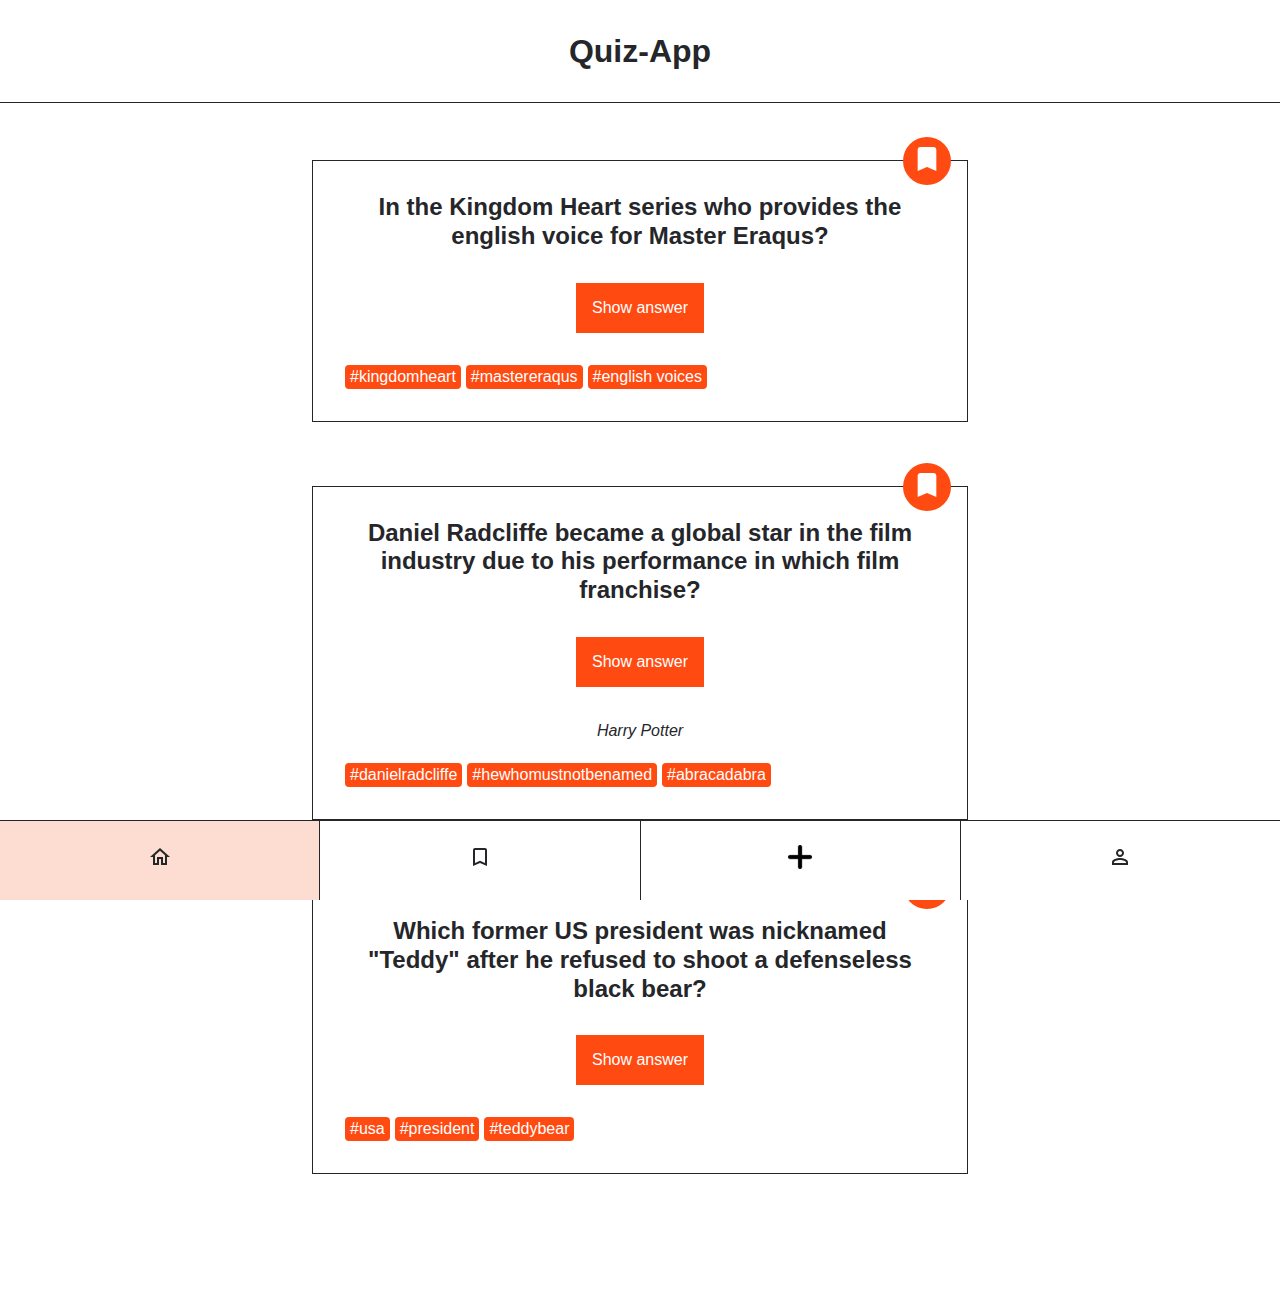
<file: index.html>
<!DOCTYPE html>
<html lang="en">
  <head>
    <meta charset="UTF-8" />
    <meta http-equiv="X-UA-Compatible" content="IE=edge" />
    <meta name="viewport" content="width=device-width, initial-scale=1.0" />
    <title>Quiz-App</title>
    <link rel="stylesheet" href="./styles.css" />
    <script src="index.js" defer></script>
  </head>
  <body>
    <header class="header">
      <h1 class="header__title">Quiz-App</h1>
    </header>
    <main>
      <ul class="card-list">
        <!--
                FIRST CARD
              -->
        <li class="card-list__item">
          <article class="card">
            <h2 class="card__question">
              In the Kingdom Heart series who provides the english voice for
              Master Eraqus?
            </h2>
            <button
              data-js="answer-button"
              class="card__button-answer"
              type="button"
            >
              Show answer
            </button>
            <p data-js="answer-output" class="card__answer">Mark Hamill</p>
            <ul class="card__tag-list">
              <li class="card__tag-list-item">#kingdomheart</li>
              <li class="card__tag-list-item">#mastereraqus</li>
              <li class="card__tag-list-item">#english voices</li>
            </ul>
            <div class="card__button-bookmark">
              <button
                data-js="bookmark"
                class="bookmark"
                aria-label="bookmark"
                type="button"
              >
                <svg
                  class="bookmark__icon"
                  xmlns="http://www.w3.org/2000/svg"
                  viewbox="0 0 24 24"
                >
                  <path
                    d="M17 3H7c-1.1 0-2 .9-2 2v16l7-3 7 3V5c0-1.1-.9-2-2-2z"
                  />
                </svg>
              </button>
            </div>
          </article>
        </li>
        <!--
                SECOND CARD
              -->
        <li class="card-list__item">
          <article class="card">
            <h2 class="card__question">
              Daniel Radcliffe became a global star in the film industry due to
              his performance in which film franchise?
            </h2>
            <button class="card__button-answer" type="button">
              Show answer
            </button>
            <p class="card__answer card__answer--active">Harry Potter</p>
            <ul class="card__tag-list">
              <li class="card__tag-list-item">#danielradcliffe</li>
              <li class="card__tag-list-item">#hewhomustnotbenamed</li>
              <li class="card__tag-list-item">#abracadabra</li>
            </ul>
            <div class="card__button-bookmark">
              <button
                data-js="bookmark"
                class="bookmark"
                aria-label="bookmark"
                type="button"
              >
                <svg
                  class="bookmark__icon"
                  xmlns="http://www.w3.org/2000/svg"
                  viewbox="0 0 24 24"
                >
                  <path
                    d="M17 3H7c-1.1 0-2 .9-2 2v16l7-3 7 3V5c0-1.1-.9-2-2-2z"
                  />
                </svg>
              </button>
            </div>
          </article>
        </li>
        <!--
                THIRD CARD
              -->
        <li class="card-list__item">
          <article class="card">
            <h2 class="card__question">
              Which former US president was nicknamed &quot;Teddy&quot; after he
              refused to shoot a defenseless black bear?
            </h2>
            <button class="card__button-answer" type="button">
              Show answer
            </button>
            <p class="card__answer">Theodore Roosevelt</p>
            <ul class="card__tag-list">
              <li class="card__tag-list-item">#usa</li>
              <li class="card__tag-list-item">#president</li>
              <li class="card__tag-list-item">#teddybear</li>
            </ul>
            <div class="card__button-bookmark">
              <button
                data-js="bookmark"
                class="bookmark"
                aria-label="bookmark"
                type="button"
              >
                <svg
                  class="bookmark__icon"
                  xmlns="http://www.w3.org/2000/svg"
                  viewbox="0 0 24 24"
                >
                  <path
                    d="M17 3H7c-1.1 0-2 .9-2 2v16l7-3 7 3V5c0-1.1-.9-2-2-2z"
                  />
                </svg>
              </button>
            </div>
          </article>
        </li>
      </ul>
    </main>

    <nav class="navigation">
      <ul class="navigation__list">
        <li class="navigation__list-item navigation__list-item--active">
          <a
            class="navigation__link"
            href="/index.html"
            aria-label="go to home page"
          >
            <svg
              xmlns="http://www.w3.org/2000/svg"
              height="24px"
              viewbox="0 0 24 24"
              width="24px"
            >
              <path
                d="M12 5.69l5 4.5V18h-2v-6H9v6H7v-7.81l5-4.5M12 3L2 12h3v8h6v-6h2v6h6v-8h3L12 3z"
              />
            </svg>
          </a>
        </li>
        <li class="navigation__list-item">
          <a
            class="navigation__link"
            href="/bookmarks.html"
            aria-label="go to bookmarks page"
          >
            <svg
              xmlns="http://www.w3.org/2000/svg"
              height="24px"
              viewbox="0 0 24 24"
              width="24px"
            >
              <path
                d="M17 3H7c-1.1 0-2 .9-2 2v16l7-3 7 3V5c0-1.1-.9-2-2-2zm0 15l-5-2.18L7 18V5h10v13z"
              />
            </svg>
          </a>
        </li>
        <li class="navigation__list-item">
          <a
            class="navigation__link"
            href="/form.html"
            aria-label="go to profile page"
          >
            <img
              src="plus.png"
              height="24px"
              viewbox="0 0 24 24"
              width="24px"
              alt="add"
            />
            <path
              d="M12 6c1.1 0 2 .9 2 2s-.9 2-2 2-2-.9-2-2 .9-2 2-2m0 9c2.7 0 5.8 1.29 6 2v1H6v-.99c.2-.72 3.3-2.01 6-2.01m0-11C9.79 4 8 5.79 8 8s1.79 4 4 4 4-1.79 4-4-1.79-4-4-4zm0 9c-2.67 0-8 1.34-8 4v3h16v-3c0-2.66-5.33-4-8-4z"
            />
          </a>
        </li>
        <li class="navigation__list-item">
          <a
            class="navigation__link"
            href="/profile.html"
            aria-label="go to profile page"
          >
            <svg
              xmlns="http://www.w3.org/2000/svg"
              height="24px"
              viewbox="0 0 24 24"
              width="24px"
            >
              <path
                d="M12 6c1.1 0 2 .9 2 2s-.9 2-2 2-2-.9-2-2 .9-2 2-2m0 9c2.7 0 5.8 1.29 6 2v1H6v-.99c.2-.72 3.3-2.01 6-2.01m0-11C9.79 4 8 5.79 8 8s1.79 4 4 4 4-1.79 4-4-1.79-4-4-4zm0 9c-2.67 0-8 1.34-8 4v3h16v-3c0-2.66-5.33-4-8-4z"
              />
            </svg>
          </a>
        </li>
      </ul>
    </nav>
  </body>
</html>
</file>
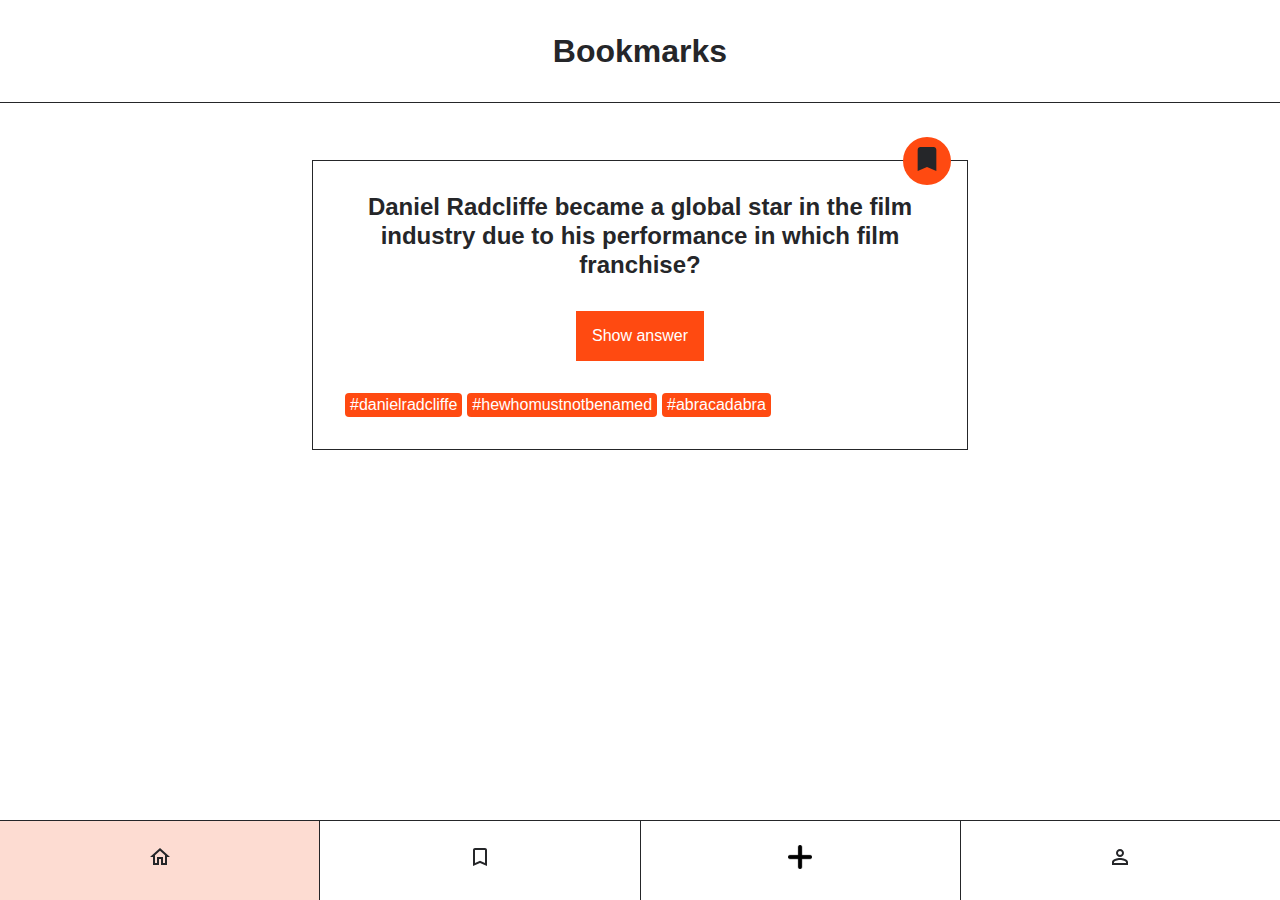
<file: bookmarks.html>
<!DOCTYPE html>
<html lang="en">
  <head>
    <meta charset="UTF-8" />
    <meta http-equiv="X-UA-Compatible" content="IE=edge" />
    <meta name="viewport" content="width=device-width, initial-scale=1.0" />
    <title>Quiz-App</title>
    <link rel="stylesheet" href="./styles.css" />
  </head>
  <body>
    <header class="header">
      <h1 class="header__title">Bookmarks</h1>
    </header>
    <main>
      <ul class="card-list">
        <li class="card-list__item">
          <article class="card">
            <h2 class="card__question">
              Daniel Radcliffe became a global star in the film industry due to
              his performance in which film franchise?
            </h2>
            <button class="card__button-answer" type="button">
              Show answer
            </button>
            <p class="card__answer">Harry Potter</p>
            <ul class="card__tag-list">
              <li class="card__tag-list-item">#danielradcliffe</li>
              <li class="card__tag-list-item">#hewhomustnotbenamed</li>
              <li class="card__tag-list-item">#abracadabra</li>
            </ul>
            <div class="card__button-bookmark">
              <button
                class="bookmark bookmark--active"
                aria-label="bookmark"
                type="button"
              >
                <svg
                  class="bookmark__icon"
                  xmlns="http://www.w3.org/2000/svg"
                  viewbox="0 0 24 24"
                >
                  <path
                    d="M17 3H7c-1.1 0-2 .9-2 2v16l7-3 7 3V5c0-1.1-.9-2-2-2z"
                  />
                </svg>
              </button>
            </div>
          </article>
        </li>
      </ul>
    </main>

    <nav class="navigation">
      <ul class="navigation__list">
        <li class="navigation__list-item navigation__list-item--active">
          <a
            class="navigation__link"
            href="/index.html"
            aria-label="go to home page"
          >
            <svg
              xmlns="http://www.w3.org/2000/svg"
              height="24px"
              viewbox="0 0 24 24"
              width="24px"
            >
              <path
                d="M12 5.69l5 4.5V18h-2v-6H9v6H7v-7.81l5-4.5M12 3L2 12h3v8h6v-6h2v6h6v-8h3L12 3z"
              />
            </svg>
          </a>
        </li>
        <li class="navigation__list-item">
          <a
            class="navigation__link"
            href="/bookmarks.html"
            aria-label="go to bookmarks page"
          >
            <svg
              xmlns="http://www.w3.org/2000/svg"
              height="24px"
              viewbox="0 0 24 24"
              width="24px"
            >
              <path
                d="M17 3H7c-1.1 0-2 .9-2 2v16l7-3 7 3V5c0-1.1-.9-2-2-2zm0 15l-5-2.18L7 18V5h10v13z"
              />
            </svg>
          </a>
        </li>
        <li class="navigation__list-item">
          <a
            class="navigation__link"
            href="/form.html"
            aria-label="go to profile page"
          >
            <img
              src="plus.png"
              height="24px"
              viewbox="0 0 24 24"
              width="24px"
              alt="add"
            />
            <path
              d="M12 6c1.1 0 2 .9 2 2s-.9 2-2 2-2-.9-2-2 .9-2 2-2m0 9c2.7 0 5.8 1.29 6 2v1H6v-.99c.2-.72 3.3-2.01 6-2.01m0-11C9.79 4 8 5.79 8 8s1.79 4 4 4 4-1.79 4-4-1.79-4-4-4zm0 9c-2.67 0-8 1.34-8 4v3h16v-3c0-2.66-5.33-4-8-4z"
            />
          </a>
        </li>
        <li class="navigation__list-item">
          <a
            class="navigation__link"
            href="/profile.html"
            aria-label="go to profile page"
          >
            <svg
              xmlns="http://www.w3.org/2000/svg"
              height="24px"
              viewbox="0 0 24 24"
              width="24px"
            >
              <path
                d="M12 6c1.1 0 2 .9 2 2s-.9 2-2 2-2-.9-2-2 .9-2 2-2m0 9c2.7 0 5.8 1.29 6 2v1H6v-.99c.2-.72 3.3-2.01 6-2.01m0-11C9.79 4 8 5.79 8 8s1.79 4 4 4 4-1.79 4-4-1.79-4-4-4zm0 9c-2.67 0-8 1.34-8 4v3h16v-3c0-2.66-5.33-4-8-4z"
              />
            </svg>
          </a>
        </li>
      </ul>
    </nav>
  </body>
</html>
</file>
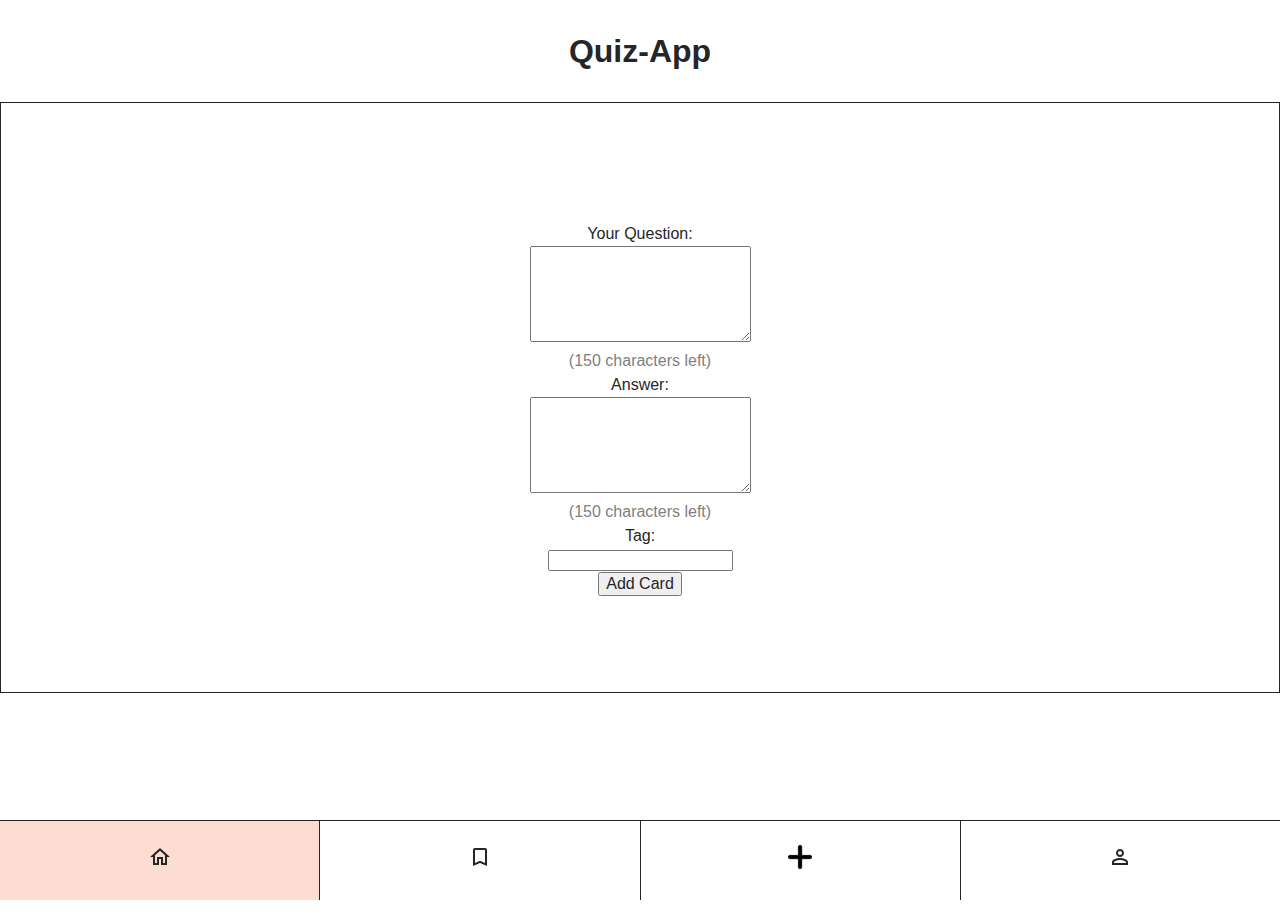
<file: form.html>
<!DOCTYPE html>
<html lang="en">
  <head>
    <meta charset="UTF-8" />
    <meta http-equiv="X-UA-Compatible" content="IE=edge" />
    <meta name="viewport" content="width=device-width, initial-scale=1.0" />
    <title>Add Card</title>
    <link href="./styles.css" rel="stylesheet" />
    <script src="form.js" defer></script>
  </head>

  <body>
    <header class="header">
      <h1 class="header__title">Quiz-App</h1>
    </header>
    <main>
      <section class="card">
        <h2>Add Quiz Card</h2>
        <form data-js="add-card">
          <ul class="card-list">
            <li><label for="question">Your Question:</label></li>
            <li>
              <textarea
                data-js="question-input"
                maxlength="150"
                required
                name="question"
                id="question"
                cols="25"
                rows="6"
              ></textarea>
              <p class="character-advise" data-js="question-advise"></p>
            </li>
            <li><label for="answer">Answer:</label></li>
            <li>
              <textarea
                data-js="answer-input"
                maxlength="150"
                name="answer"
                cols="25"
                rows="6"
                required
                id="answer"
              ></textarea>
              <p class="character-advise" data-js="answer-advise"></p>
            </li>
            <li><label for="category">Tag:</label></li>
            <li>
              <input id="category" name="category" type="text" />
            </li>
            <li>
              <button
                data-js="add-card-button"
                class="quiz__button"
                type="submit"
              >
                Add Card
              </button>
            </li>
          </ul>
        </form>
      </section>
      <ul class="card-list" data-js="main"></ul>
    </main>
    <nav class="navigation">
      <ul class="navigation__list">
        <li class="navigation__list-item navigation__list-item--active">
          <a
            class="navigation__link"
            href="/index.html"
            aria-label="go to home page"
          >
            <svg
              xmlns="http://www.w3.org/2000/svg"
              height="24px"
              viewbox="0 0 24 24"
              width="24px"
            >
              <path
                d="M12 5.69l5 4.5V18h-2v-6H9v6H7v-7.81l5-4.5M12 3L2 12h3v8h6v-6h2v6h6v-8h3L12 3z"
              />
            </svg>
          </a>
        </li>
        <li class="navigation__list-item">
          <a
            class="navigation__link"
            href="/bookmarks.html"
            aria-label="go to bookmarks page"
          >
            <svg
              xmlns="http://www.w3.org/2000/svg"
              height="24px"
              viewbox="0 0 24 24"
              width="24px"
            >
              <path
                d="M17 3H7c-1.1 0-2 .9-2 2v16l7-3 7 3V5c0-1.1-.9-2-2-2zm0 15l-5-2.18L7 18V5h10v13z"
              />
            </svg>
          </a>
        </li>
        <li class="navigation__list-item">
          <a
            class="navigation__link"
            href="/form.html"
            aria-label="go to profile page"
          >
            <img
              src="plus.png"
              height="24px"
              viewbox="0 0 24 24"
              width="24px"
              alt="add"
            />
            <path
              d="M12 6c1.1 0 2 .9 2 2s-.9 2-2 2-2-.9-2-2 .9-2 2-2m0 9c2.7 0 5.8 1.29 6 2v1H6v-.99c.2-.72 3.3-2.01 6-2.01m0-11C9.79 4 8 5.79 8 8s1.79 4 4 4 4-1.79 4-4-1.79-4-4-4zm0 9c-2.67 0-8 1.34-8 4v3h16v-3c0-2.66-5.33-4-8-4z"
            />
          </a>
        </li>
        <li class="navigation__list-item">
          <a
            class="navigation__link"
            href="/profile.html"
            aria-label="go to profile page"
          >
            <svg
              xmlns="http://www.w3.org/2000/svg"
              height="24px"
              viewbox="0 0 24 24"
              width="24px"
            >
              <path
                d="M12 6c1.1 0 2 .9 2 2s-.9 2-2 2-2-.9-2-2 .9-2 2-2m0 9c2.7 0 5.8 1.29 6 2v1H6v-.99c.2-.72 3.3-2.01 6-2.01m0-11C9.79 4 8 5.79 8 8s1.79 4 4 4 4-1.79 4-4-1.79-4-4-4zm0 9c-2.67 0-8 1.34-8 4v3h16v-3c0-2.66-5.33-4-8-4z"
              />
            </svg>
          </a>
        </li>
      </ul>
    </nav>
  </body>
</html>
</file>
<file: styles.css>
@import "./global.css";

@import "./components/bookmark/bookmark.css";
@import "./components/card-list/card-list.css";
@import "./components/card/card.css";
@import "./components/header/header.css";
@import "./components/navigation/navigation.css";
@import "./components/profile/profile.css";
@import "./components/counter-list/counter-list.css";
@import "./components/form/form.css";
</file>
